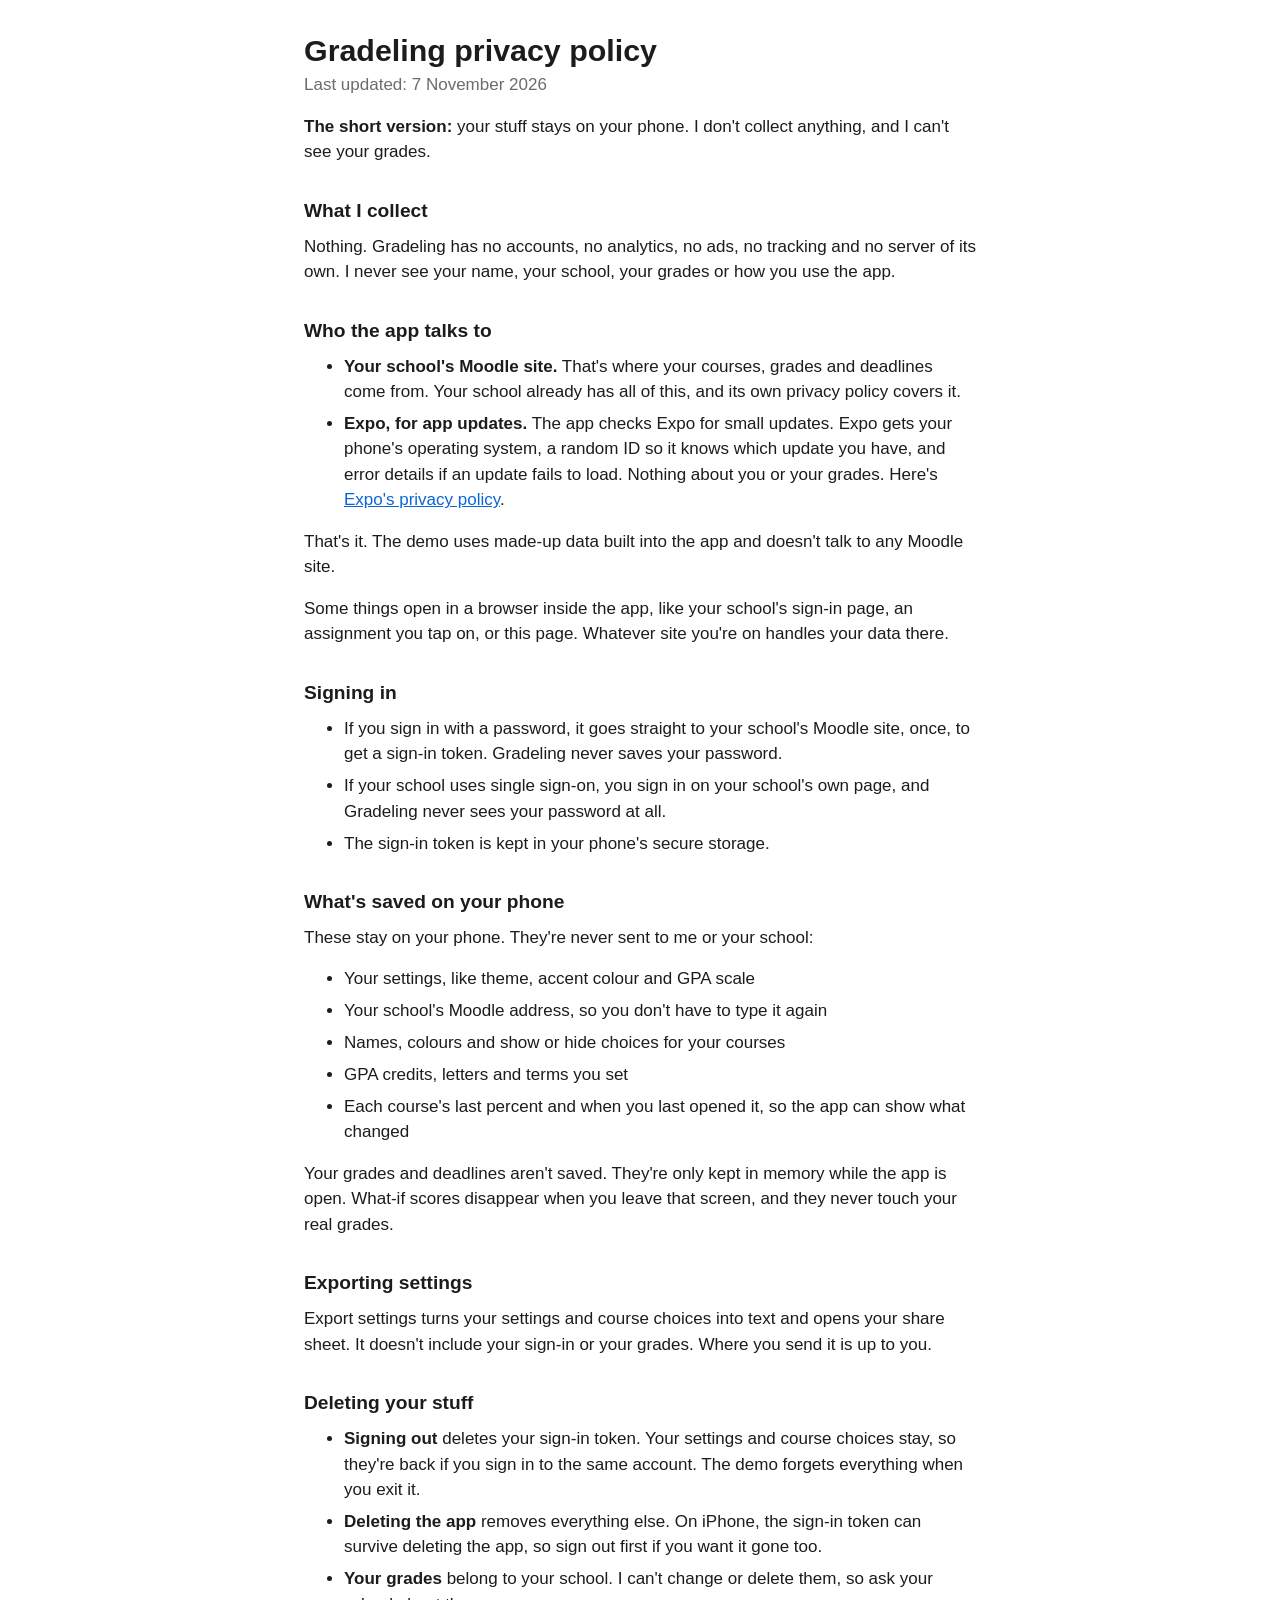
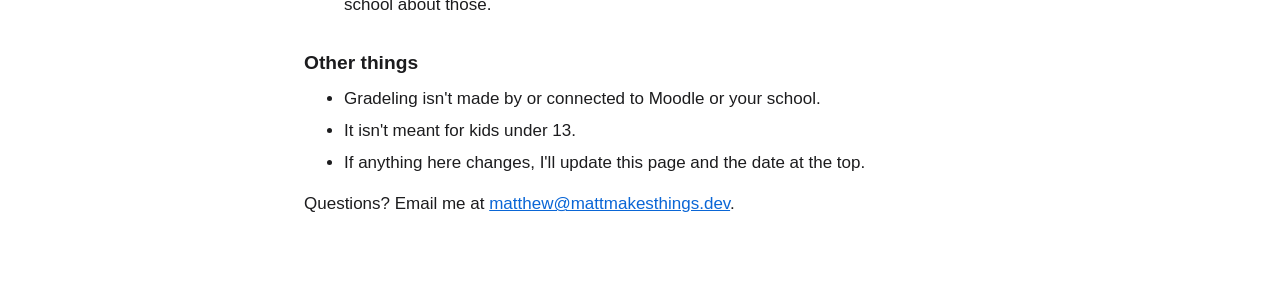
<file: graded/privacy/index.html>
<!DOCTYPE html>
<html lang="en">
<head>
<meta charset="UTF-8">
<meta name="viewport" content="width=device-width, initial-scale=1">
<meta name="color-scheme" content="light dark">
<title>Gradeling privacy policy</title>
<style>
  :root { color-scheme: light dark; --text: #1c1c1e; --muted: #6c6c70; --bg: #fff; --link: #0a66d6; }
  @media (prefers-color-scheme: dark) {
    :root { --text: #f2f2f7; --muted: #a1a1a6; --bg: #000; --link: #4da3ff; }
  }
  body {
    margin: 0 auto; max-width: 42rem; padding: 2rem 1.25rem 4rem;
    background: var(--bg); color: var(--text);
    font: 17px/1.5 -apple-system, BlinkMacSystemFont, "Segoe UI", Roboto, sans-serif;
    -webkit-text-size-adjust: 100%;
  }
  h1 { font-size: 1.9rem; line-height: 1.2; margin: 0 0 .25rem; }
  h2 { font-size: 1.2rem; margin: 2rem 0 .5rem; }
  p, ul { margin: 0 0 1rem; }
  li { margin-bottom: .4rem; }
  em { color: var(--muted); font-style: normal; }
  a { color: var(--link); }
</style>
</head>
<body>
<h1>Gradeling privacy policy</h1>
<p><em>Last updated: 7 November 2026</em></p>
<p><strong>The short version:</strong> your stuff stays on your phone. I don&#39;t collect anything, and I can&#39;t see your grades.</p>
<h2>What I collect</h2>
<p>Nothing. Gradeling has no accounts, no analytics, no ads, no tracking and no server of its own. I never see your name, your school, your grades or how you use the app.</p>
<h2>Who the app talks to</h2>
<ul>
<li><strong>Your school&#39;s Moodle site.</strong> That&#39;s where your courses, grades and deadlines come from. Your school already has all of this, and its own privacy policy covers it.</li>
<li><strong>Expo, for app updates.</strong> The app checks Expo for small updates. Expo gets your phone&#39;s operating system, a random ID so it knows which update you have, and error details if an update fails to load. Nothing about you or your grades. Here&#39;s <a href="https://expo.dev/privacy">Expo&#39;s privacy policy</a>.</li>
</ul>
<p>That&#39;s it. The demo uses made-up data built into the app and doesn&#39;t talk to any Moodle site.</p>
<p>Some things open in a browser inside the app, like your school&#39;s sign-in page, an assignment you tap on, or this page. Whatever site you&#39;re on handles your data there.</p>
<h2>Signing in</h2>
<ul>
<li>If you sign in with a password, it goes straight to your school&#39;s Moodle site, once, to get a sign-in token. Gradeling never saves your password.</li>
<li>If your school uses single sign-on, you sign in on your school&#39;s own page, and Gradeling never sees your password at all.</li>
<li>The sign-in token is kept in your phone&#39;s secure storage.</li>
</ul>
<h2>What&#39;s saved on your phone</h2>
<p>These stay on your phone. They&#39;re never sent to me or your school:</p>
<ul>
<li>Your settings, like theme, accent colour and GPA scale</li>
<li>Your school&#39;s Moodle address, so you don&#39;t have to type it again</li>
<li>Names, colours and show or hide choices for your courses</li>
<li>GPA credits, letters and terms you set</li>
<li>Each course&#39;s last percent and when you last opened it, so the app can show what changed</li>
</ul>
<p>Your grades and deadlines aren&#39;t saved. They&#39;re only kept in memory while the app is open. What-if scores disappear when you leave that screen, and they never touch your real grades.</p>
<h2>Exporting settings</h2>
<p>Export settings turns your settings and course choices into text and opens your share sheet. It doesn&#39;t include your sign-in or your grades. Where you send it is up to you.</p>
<h2>Deleting your stuff</h2>
<ul>
<li><strong>Signing out</strong> deletes your sign-in token. Your settings and course choices stay, so they&#39;re back if you sign in to the same account. The demo forgets everything when you exit it.</li>
<li><strong>Deleting the app</strong> removes everything else. On iPhone, the sign-in token can survive deleting the app, so sign out first if you want it gone too.</li>
<li><strong>Your grades</strong> belong to your school. I can&#39;t change or delete them, so ask your school about those.</li>
</ul>
<h2>Other things</h2>
<ul>
<li>Gradeling isn&#39;t made by or connected to Moodle or your school.</li>
<li>It isn&#39;t meant for kids under 13.</li>
<li>If anything here changes, I&#39;ll update this page and the date at the top.</li>
</ul>
<p>Questions? Email me at <a href="mailto:matthew@mattmakesthings.dev">matthew@mattmakesthings.dev</a>.</p>
</body>
</html>
</file>
